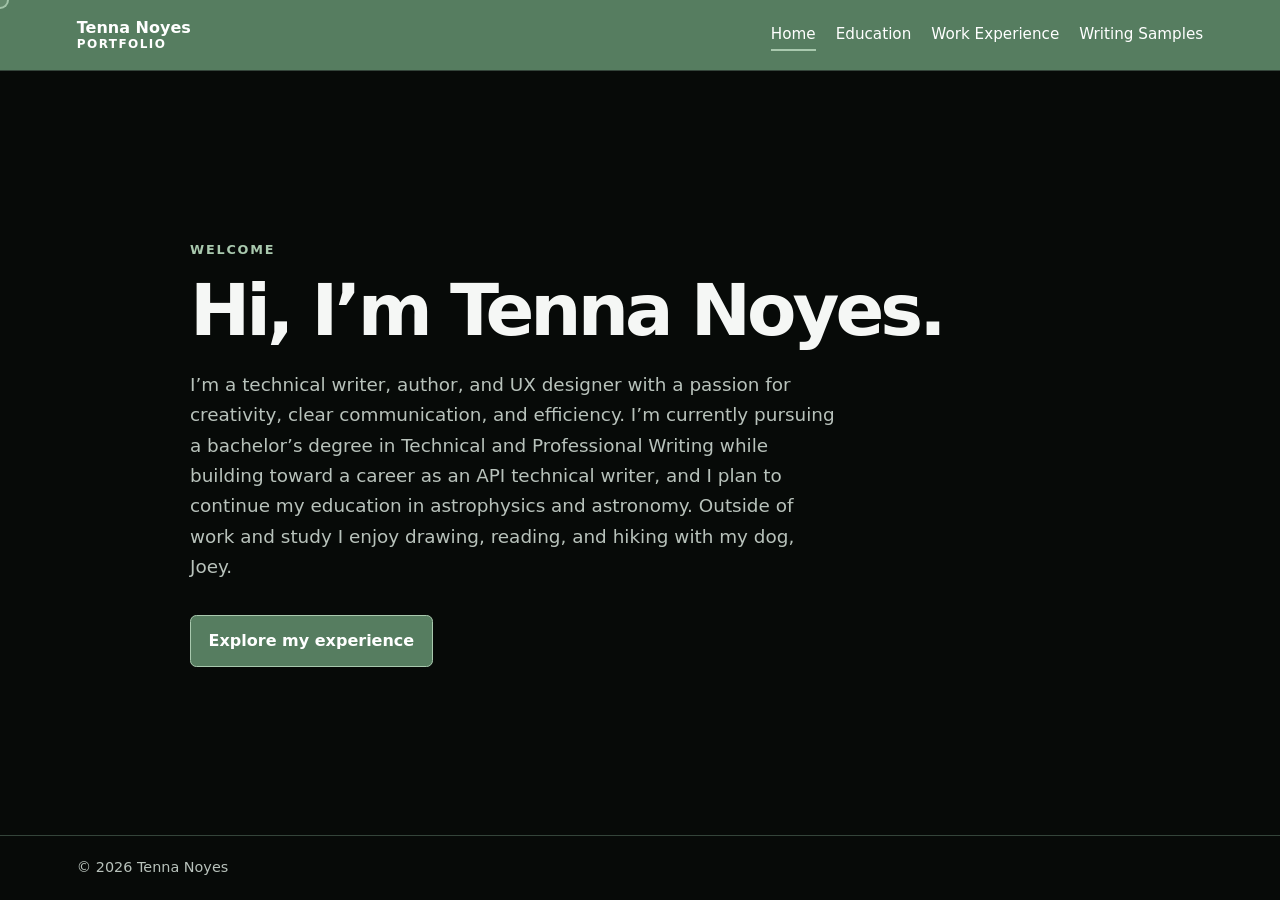
<file: index.html>
<!doctype html>
<html lang="en">
<head>
  <meta charset="utf-8">
  <meta name="viewport" content="width=device-width, initial-scale=1">
  <meta name="description" content="The portfolio of Tenna Noyes, a technical writer, author, and UX designer.">
  <meta name="theme-color" content="#070a08">
  <title>Home | Tenna Noyes</title>
  <link rel="stylesheet" href="styles.css">
</head>
<body>
  <a class="skip-link" href="#main">Skip to content</a>
  <header class="site-header">
    <a class="brand" href="index.html">Tenna Noyes<span>Portfolio</span></a>
    <nav aria-label="Main navigation">
      <a aria-current="page" href="index.html">Home</a>
      <a href="education.html">Education</a>
      <a href="work-experience.html">Work Experience</a>
      <a href="writing-samples.html">Writing Samples</a>
    </nav>
  </header>
  <main class="hero" id="main">
    <p class="eyebrow">Welcome</p>
    <h1>Hi, I’m Tenna Noyes.</h1>
    <p class="intro">I’m a technical writer, author, and UX designer with a passion for creativity, clear communication, and efficiency. I’m currently pursuing a bachelor’s degree in Technical and Professional Writing while building toward a career as an API technical writer, and I plan to continue my education in astrophysics and astronomy. Outside of work and study I enjoy drawing, reading, and hiking with my dog, Joey.</p>
    <a class="button" href="work-experience.html">Explore my experience</a>
  </main>
  <footer><p>© <span id="year"></span> Tenna Noyes</p></footer>
  <script src="script.js"></script>
</body>
</html>
</file>
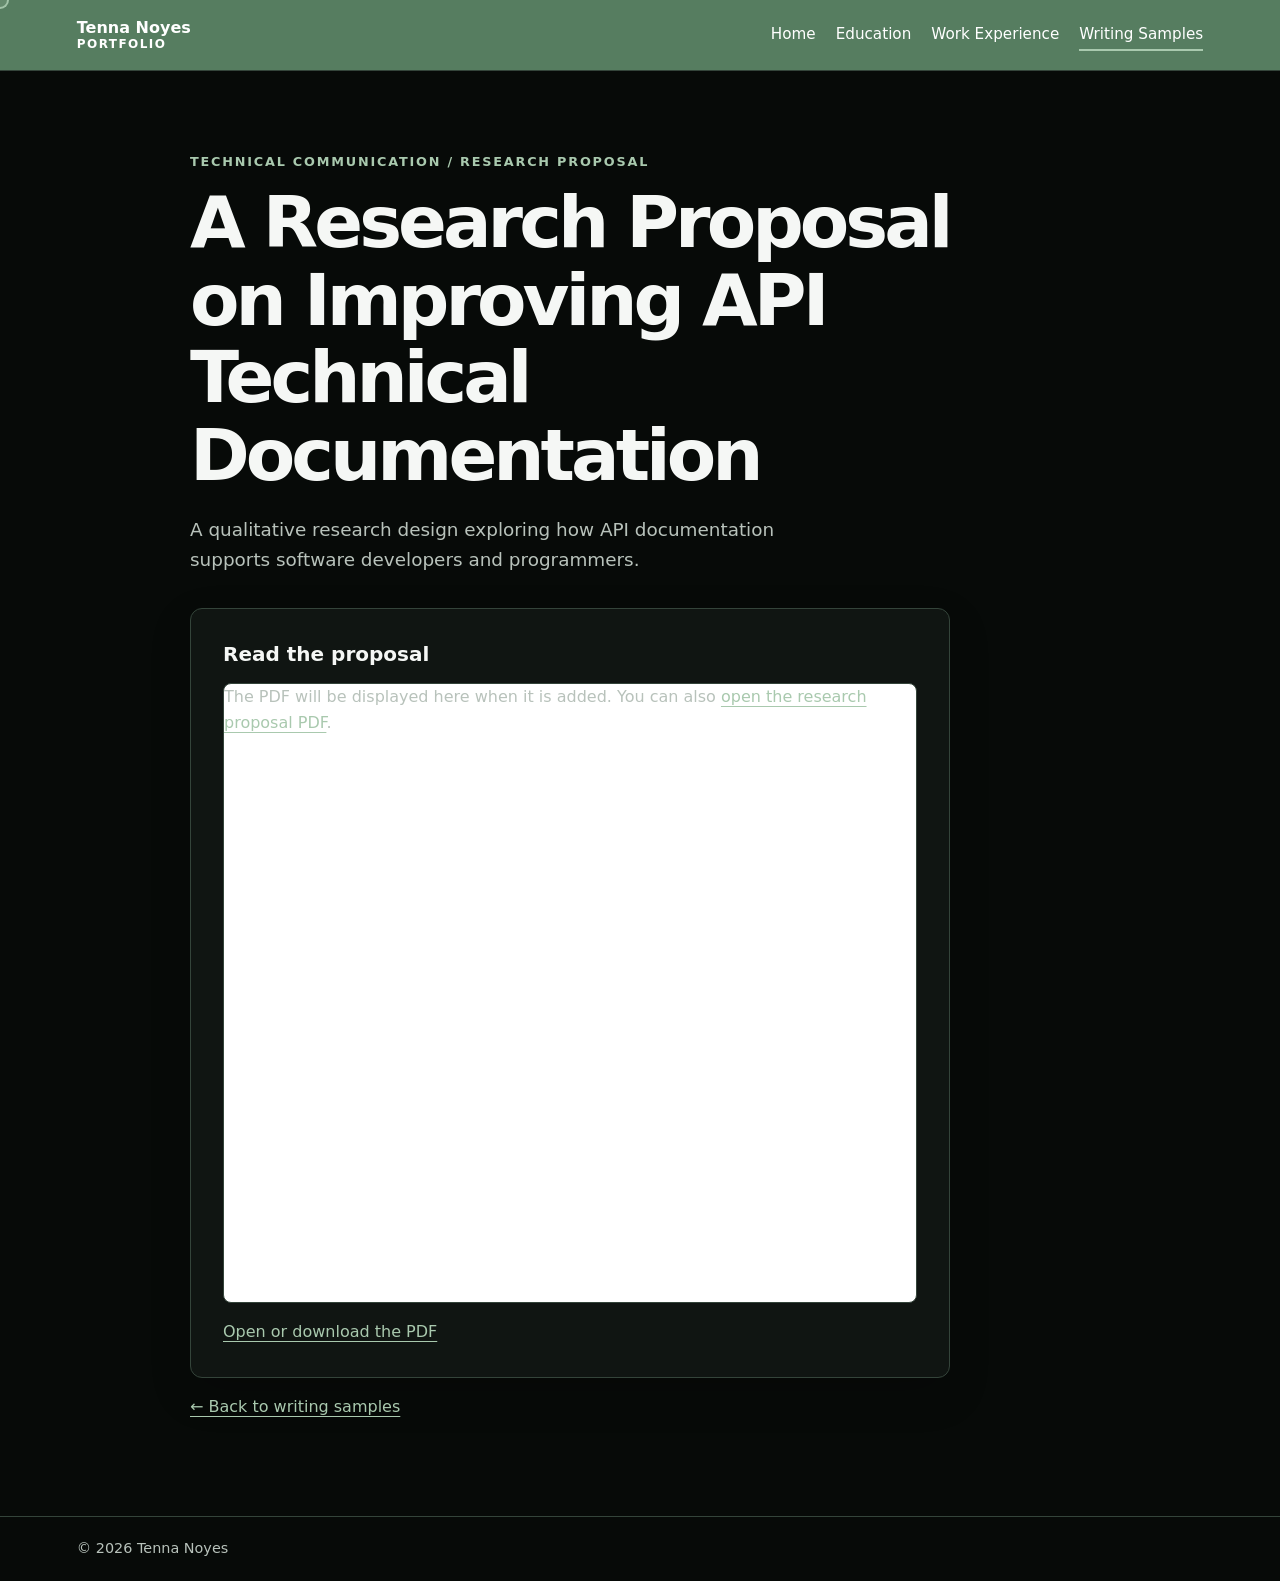
<file: api-documentation-proposal.html>
<!doctype html>
<html lang="en">
<head>
  <meta charset="utf-8">
  <meta name="viewport" content="width=device-width, initial-scale=1">
  <meta name="description" content="Read a research proposal on improving API technical documentation by Tenna Noyes.">
  <meta name="theme-color" content="#070a08">
  <title>API Documentation Research Proposal | Tenna Noyes</title>
  <link rel="stylesheet" href="styles.css">
</head>
<body>
  <a class="skip-link" href="#main">Skip to content</a>
  <header class="site-header">
    <a class="brand" href="index.html">Tenna Noyes<span>Portfolio</span></a>
    <nav aria-label="Main navigation">
      <a href="index.html">Home</a>
      <a href="education.html">Education</a>
      <a href="work-experience.html">Work Experience</a>
      <a aria-current="page" href="writing-samples.html">Writing Samples</a>
    </nav>
  </header>

  <main class="content" id="main">
    <p class="eyebrow">Technical Communication / Research Proposal</p>
    <h1>A Research Proposal on Improving API Technical Documentation</h1>
    <p class="intro">A qualitative research design exploring how API documentation supports software developers and programmers.</p>
    <section class="card" aria-labelledby="pdf-heading">
      <h2 id="pdf-heading">Read the proposal</h2>
      <object class="pdf-viewer" data="pdfs/api-documentation-proposal.pdf" type="application/pdf" aria-label="API documentation research proposal PDF">
        <p>The PDF will be displayed here when it is added. You can also <a href="pdfs/api-documentation-proposal.pdf">open the research proposal PDF</a>.</p>
      </object>
      <p><a href="pdfs/api-documentation-proposal.pdf" target="_blank" rel="noopener noreferrer">Open or download the PDF</a></p>
    </section>
    <p><a href="writing-samples.html">← Back to writing samples</a></p>
  </main>

  <footer><p>© <span id="year"></span> Tenna Noyes</p></footer>
  <script src="script.js"></script>
</body>
</html>
</file>
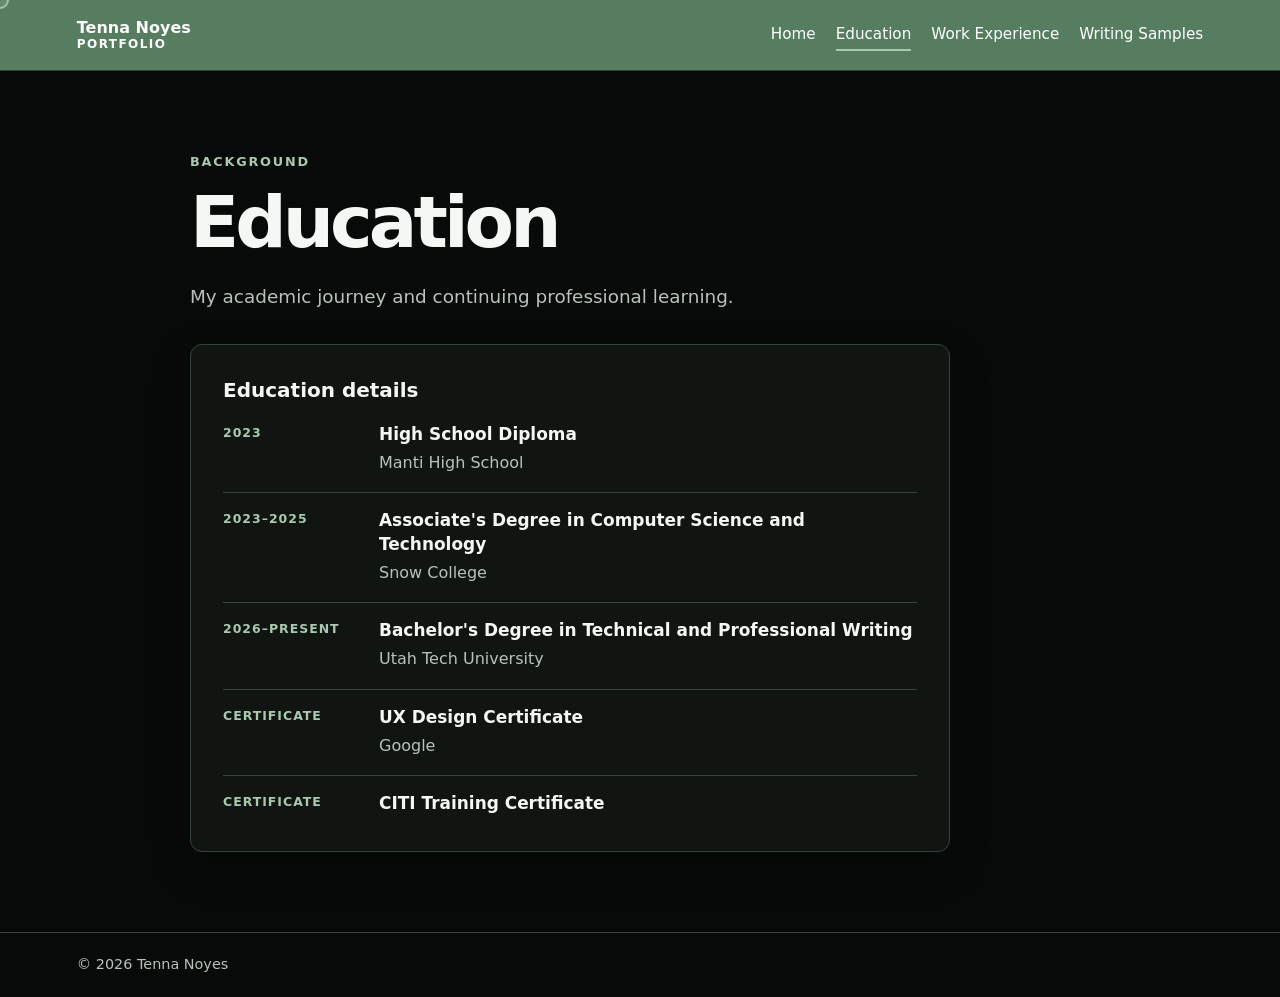
<file: education.html>
<!doctype html>
<html lang="en">
<head>
  <meta charset="utf-8">
  <meta name="viewport" content="width=device-width, initial-scale=1">
  <meta name="description" content="Education and academic background of Tenna Noyes.">
  <meta name="theme-color" content="#070a08">
  <title>Education | Tenna Noyes</title>
  <link rel="stylesheet" href="styles.css">
</head>
<body>
  <a class="skip-link" href="#main">Skip to content</a>
  <header class="site-header">
    <a class="brand" href="index.html">Tenna Noyes<span>Portfolio</span></a>
    <nav aria-label="Main navigation">
      <a href="index.html">Home</a>
      <a aria-current="page" href="education.html">Education</a>
      <a href="work-experience.html">Work Experience</a>
      <a href="writing-samples.html">Writing Samples</a>
    </nav>
  </header>

  <main class="content" id="main">
    <p class="eyebrow">Background</p>
    <h1>Education</h1>
    <p class="intro">My academic journey and continuing professional learning.</p>

    <section class="card" aria-labelledby="education-details">
      <h2 id="education-details">Education details</h2>
      <ul class="education-list">
        <li class="education-item">
          <span class="edu-year">2023</span>
          <div class="edu-copy">
            <h3>High School Diploma</h3>
            <p>Manti High School</p>
          </div>
        </li>
        <li class="education-item">
          <span class="edu-year">2023–2025</span>
          <div class="edu-copy">
            <h3>Associate's Degree in Computer Science and Technology</h3>
            <p>Snow College</p>
          </div>
        </li>
        <li class="education-item">
          <span class="edu-year">2026–Present</span>
          <div class="edu-copy">
            <h3>Bachelor's Degree in Technical and Professional Writing</h3>
            <p>Utah Tech University</p>
          </div>
        </li>
        <li class="education-item">
          <span class="edu-year">Certificate</span>
          <div class="edu-copy">
            <h3>UX Design Certificate</h3>
            <p>Google</p>
          </div>
        </li>
        <li class="education-item">
          <span class="edu-year">Certificate</span>
          <div class="edu-copy">
            <h3>CITI Training Certificate</h3>
          </div>
        </li>
      </ul>
    </section>
  </main>

  <footer><p>© <span id="year"></span> Tenna Noyes</p></footer>
  <script src="script.js"></script>
</body>
</html>
</file>
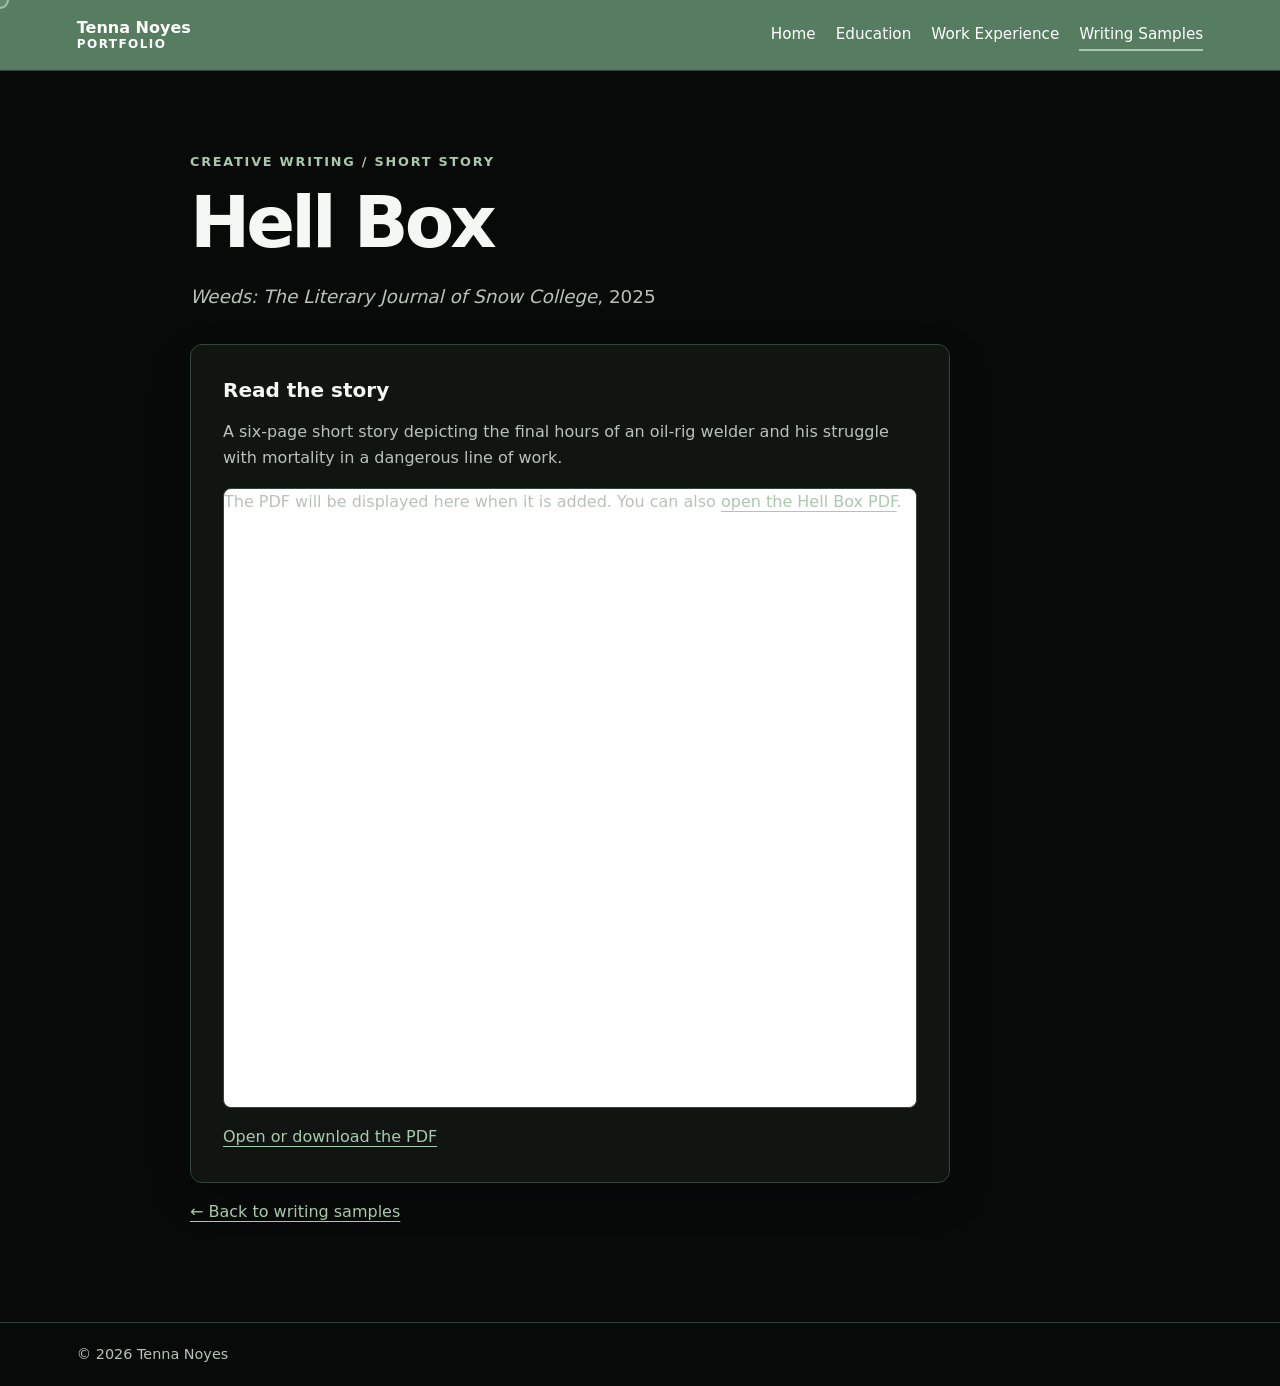
<file: hell-box.html>
<!doctype html>
<html lang="en">
<head>
  <meta charset="utf-8">
  <meta name="viewport" content="width=device-width, initial-scale=1">
  <meta name="description" content="Read Hell Box, a short story by Tenna Noyes.">
  <meta name="theme-color" content="#070a08">
  <title>Hell Box | Tenna Noyes</title>
  <link rel="stylesheet" href="styles.css">
</head>
<body>
  <a class="skip-link" href="#main">Skip to content</a>
  <header class="site-header">
    <a class="brand" href="index.html">Tenna Noyes<span>Portfolio</span></a>
    <nav aria-label="Main navigation">
      <a href="index.html">Home</a>
      <a href="education.html">Education</a>
      <a href="work-experience.html">Work Experience</a>
      <a aria-current="page" href="writing-samples.html">Writing Samples</a>
    </nav>
  </header>

  <main class="content" id="main">
    <p class="eyebrow">Creative Writing / Short Story</p>
    <h1>Hell Box</h1>
    <p class="intro"><em>Weeds: The Literary Journal of Snow College</em>, 2025</p>
    <section class="card" aria-labelledby="pdf-heading">
      <h2 id="pdf-heading">Read the story</h2>
      <p>A six-page short story depicting the final hours of an oil-rig welder and his struggle with mortality in a dangerous line of work.</p>
      <object class="pdf-viewer" data="pdfs/hell-box.pdf" type="application/pdf" aria-label="Hell Box PDF">
        <p>The PDF will be displayed here when it is added. You can also <a href="pdfs/hell-box.pdf">open the Hell Box PDF</a>.</p>
      </object>
      <p><a href="pdfs/hell-box.pdf" target="_blank" rel="noopener noreferrer">Open or download the PDF</a></p>
    </section>
    <p><a href="writing-samples.html">← Back to writing samples</a></p>
  </main>

  <footer><p>© <span id="year"></span> Tenna Noyes</p></footer>
  <script src="script.js"></script>
</body>
</html>
</file>
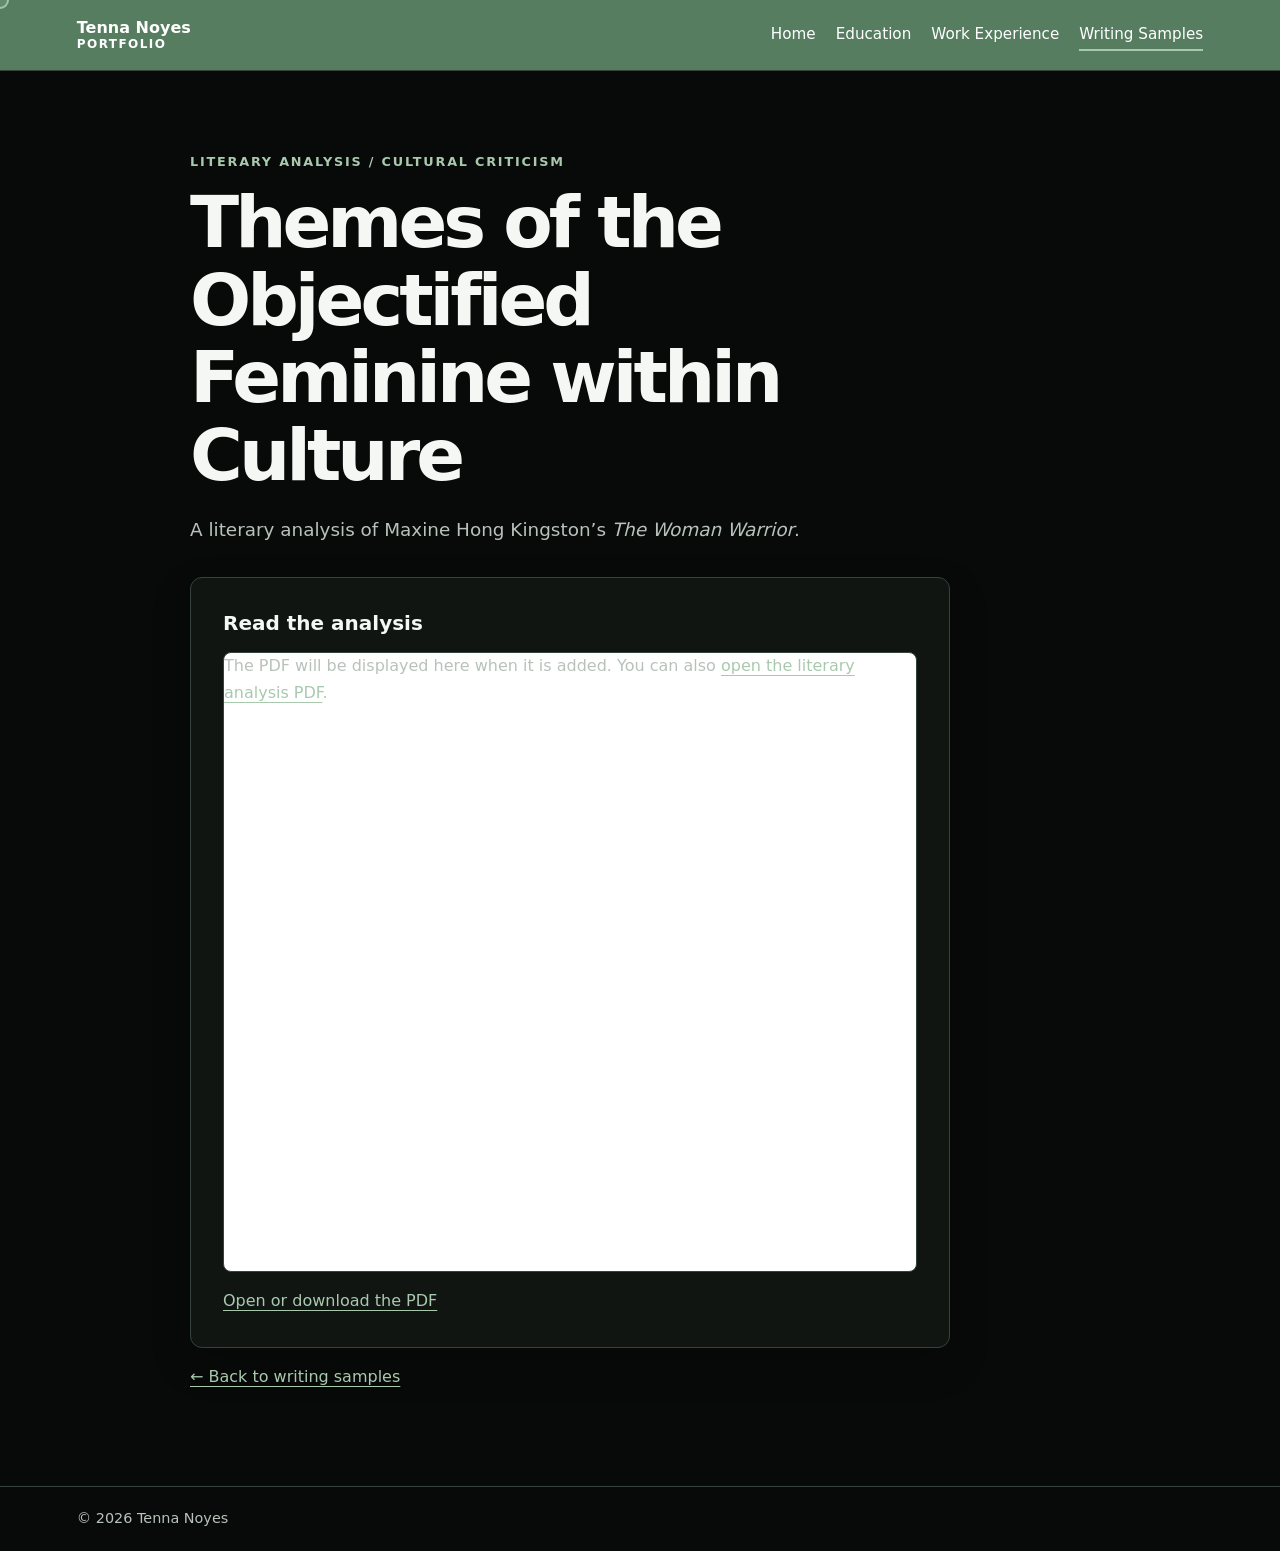
<file: objectified-feminine.html>
<!doctype html>
<html lang="en">
<head>
  <meta charset="utf-8">
  <meta name="viewport" content="width=device-width, initial-scale=1">
  <meta name="description" content="Read a literary analysis of The Woman Warrior by Maxine Hong Kingston by Tenna Noyes.">
  <meta name="theme-color" content="#070a08">
  <title>Themes of the Objectified Feminine | Tenna Noyes</title>
  <link rel="stylesheet" href="styles.css">
</head>
<body>
  <a class="skip-link" href="#main">Skip to content</a>
  <header class="site-header">
    <a class="brand" href="index.html">Tenna Noyes<span>Portfolio</span></a>
    <nav aria-label="Main navigation">
      <a href="index.html">Home</a>
      <a href="education.html">Education</a>
      <a href="work-experience.html">Work Experience</a>
      <a aria-current="page" href="writing-samples.html">Writing Samples</a>
    </nav>
  </header>

  <main class="content" id="main">
    <p class="eyebrow">Literary Analysis / Cultural Criticism</p>
    <h1>Themes of the Objectified Feminine within Culture</h1>
    <p class="intro">A literary analysis of Maxine Hong Kingston’s <em>The Woman Warrior</em>.</p>
    <section class="card" aria-labelledby="pdf-heading">
      <h2 id="pdf-heading">Read the analysis</h2>
      <object class="pdf-viewer" data="pdfs/objectified-feminine.pdf" type="application/pdf" aria-label="Themes of the Objectified Feminine within Culture PDF">
        <p>The PDF will be displayed here when it is added. You can also <a href="pdfs/objectified-feminine.pdf">open the literary analysis PDF</a>.</p>
      </object>
      <p><a href="pdfs/objectified-feminine.pdf" target="_blank" rel="noopener noreferrer">Open or download the PDF</a></p>
    </section>
    <p><a href="writing-samples.html">← Back to writing samples</a></p>
  </main>

  <footer><p>© <span id="year"></span> Tenna Noyes</p></footer>
  <script src="script.js"></script>
</body>
</html>
</file>
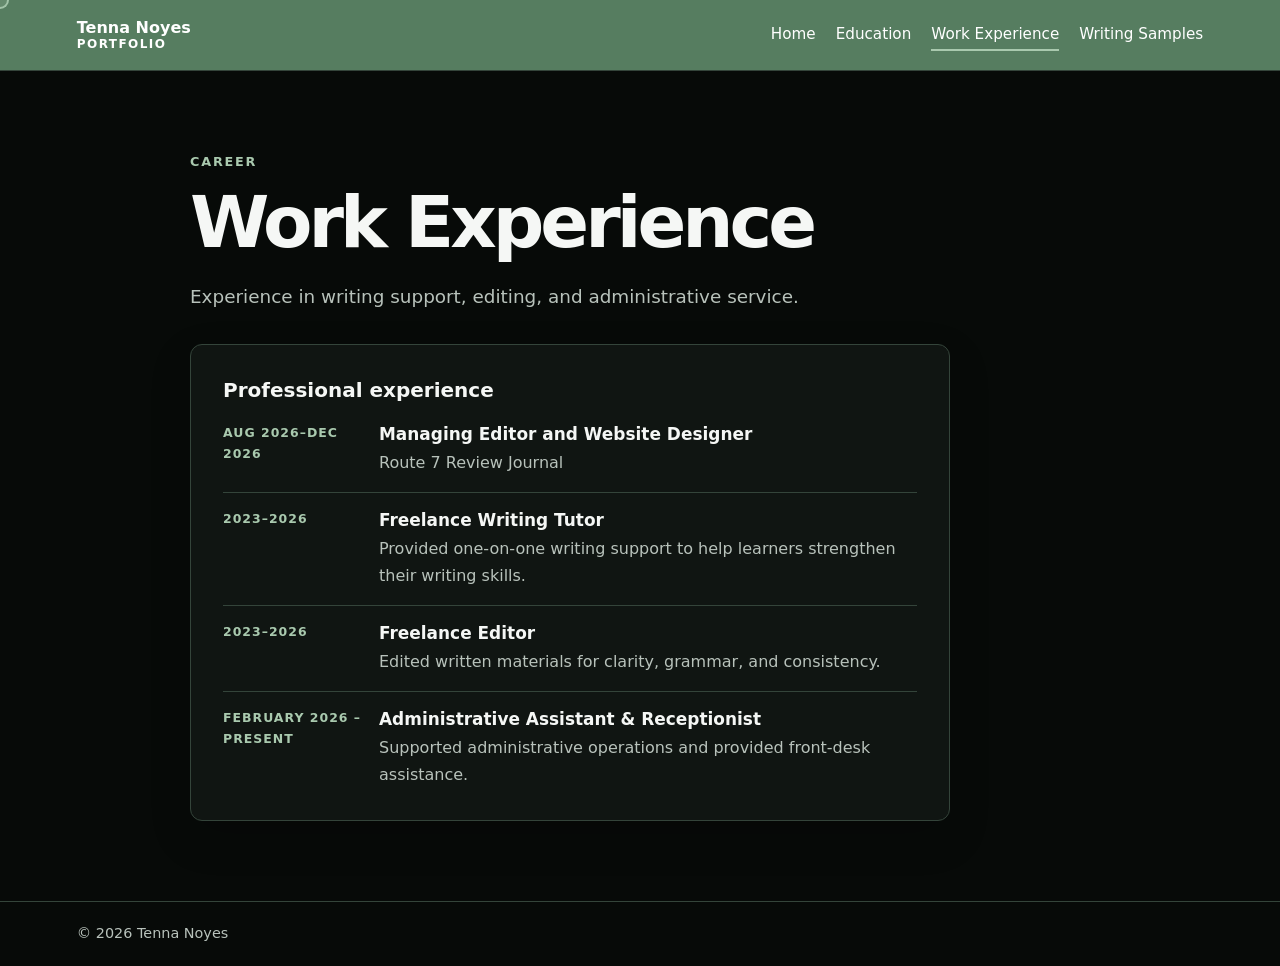
<file: work-experience.html>
<!doctype html>
<html lang="en">
<head>
  <meta charset="utf-8">
  <meta name="viewport" content="width=device-width, initial-scale=1">
  <meta name="description" content="Professional experience of Tenna Noyes.">
  <meta name="theme-color" content="#070a08">
  <title>Work Experience | Tenna Noyes</title>
  <link rel="stylesheet" href="styles.css">
</head>
<body>
  <a class="skip-link" href="#main">Skip to content</a>
  <header class="site-header">
    <a class="brand" href="index.html">Tenna Noyes<span>Portfolio</span></a>
    <nav aria-label="Main navigation">
      <a href="index.html">Home</a>
      <a href="education.html">Education</a>
      <a aria-current="page" href="work-experience.html">Work Experience</a>
      <a href="writing-samples.html">Writing Samples</a>
    </nav>
  </header>
  <main class="content" id="main">
    <p class="eyebrow">Career</p>
    <h1>Work Experience</h1>
    <p class="intro">Experience in writing support, editing, and administrative service.</p>
    <section class="card" aria-labelledby="experience-details">
      <h2 id="experience-details">Professional experience</h2>
      <ul class="education-list experience-list">
        <li class="education-item">
          <span class="edu-year">Aug 2026–Dec 2026</span>
          <div class="edu-copy">
            <h3>Managing Editor and Website Designer</h3>
            <p>Route 7 Review Journal</p>
          </div>
        </li>
        <li class="education-item">
          <span class="edu-year">2023–2026</span>
          <div class="edu-copy">
            <h3>Freelance Writing Tutor</h3>
            <p>Provided one-on-one writing support to help learners strengthen their writing skills.</p>
          </div>
        </li>
        <li class="education-item">
          <span class="edu-year">2023–2026</span>
          <div class="edu-copy">
            <h3>Freelance Editor</h3>
            <p>Edited written materials for clarity, grammar, and consistency.</p>
          </div>
        </li>
        <li class="education-item">
          <span class="edu-year">February 2026 – Present</span>
          <div class="edu-copy">
            <h3>Administrative Assistant &amp; Receptionist</h3>
            <p>Supported administrative operations and provided front-desk assistance.</p>
          </div>
        </li>
      </ul>
    </section>
  </main>
  <footer><p>© <span id="year"></span> Tenna Noyes</p></footer>
  <script>
    document.getElementById('year').textContent = new Date().getFullYear();

    document.addEventListener('DOMContentLoaded', () => {
      const body = document.body;
      body.classList.add('is-ready');

      const cursor = document.createElement('div');
      cursor.classList.add('cursor');
      document.body.appendChild(cursor);

      const moveCursor = (event) => {
        cursor.style.left = `${event.clientX}px`;
        cursor.style.top = `${event.clientY}px`;
      };

      document.addEventListener('pointermove', moveCursor);

      const clickableSelectors = [
        'a',
        'button',
        'input',
        'textarea',
        'select',
        '.button',
        '.card',
        '.brand',
        'nav a'
      ];

      clickableSelectors.forEach((selector) => {
        document.querySelectorAll(selector).forEach((element) => {
          element.addEventListener('mouseenter', () => cursor.classList.add('is-hovering'));
          element.addEventListener('mouseleave', () => cursor.classList.remove('is-hovering'));
        });
      });

      document.querySelectorAll('a[href]').forEach((link) => {
        const href = link.getAttribute('href');
        if (!href || href.startsWith('#') || href.startsWith('mailto:') || href.startsWith('tel:')) {
          return;
        }

        const isPageLink = href.endsWith('.html') || !href.includes('://');
        if (!isPageLink) {
          return;
        }

        link.addEventListener('click', (event) => {
          if (link.target === '_blank') return;

          event.preventDefault();
          body.classList.remove('is-ready');
          body.classList.add('page-transition');

          setTimeout(() => {
            window.location.href = href;
          }, 220);
        });
      });
    });
  </script>
</body>
</html>
</file>
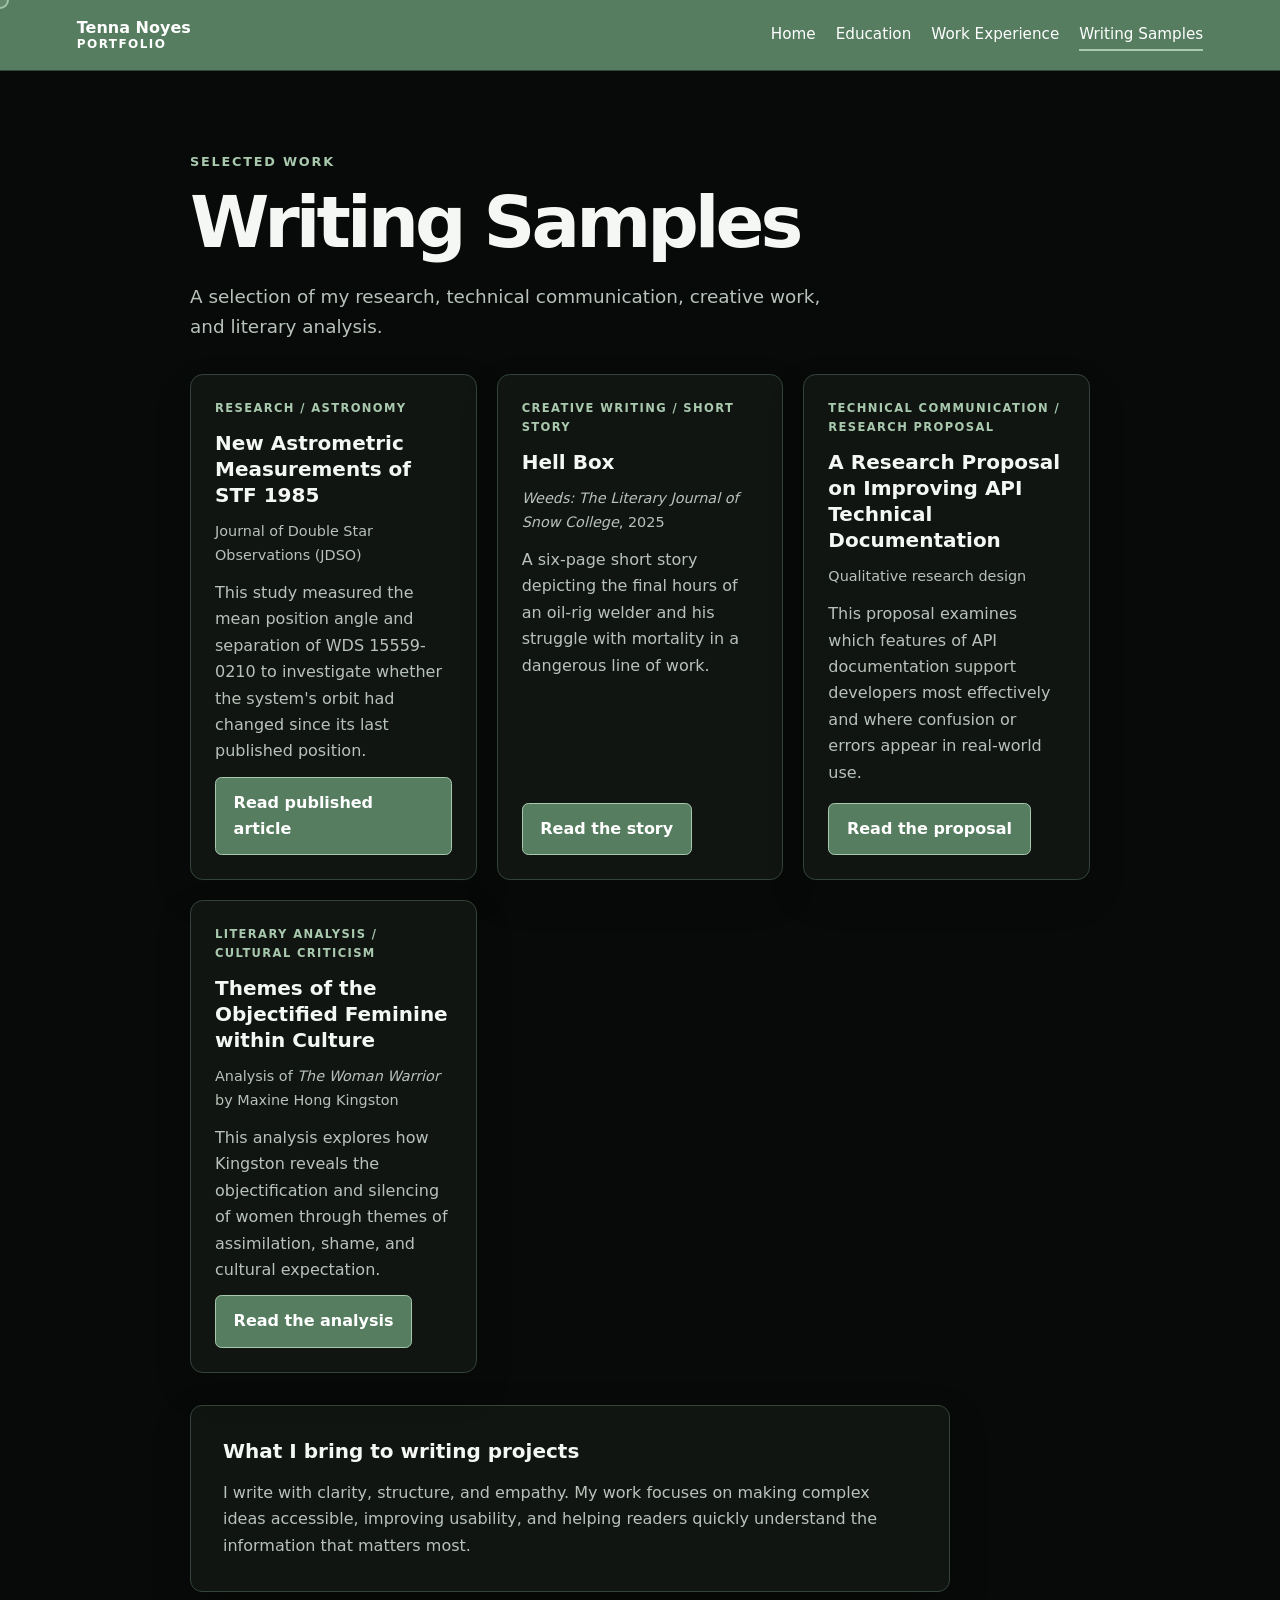
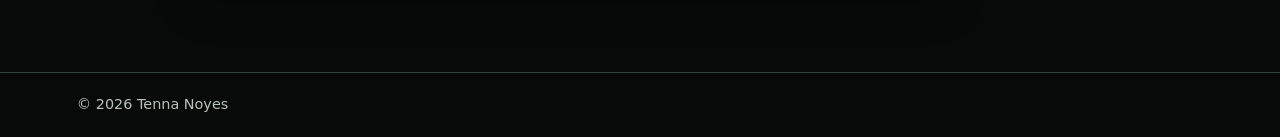
<file: writing-samples.html>
<!doctype html>
<html lang="en">
<head>
  <meta charset="utf-8">
  <meta name="viewport" content="width=device-width, initial-scale=1">
  <meta name="description" content="Writing samples by Tenna Noyes.">
  <meta name="theme-color" content="#070a08">
  <title>Writing Samples | Tenna Noyes</title>
  <link rel="stylesheet" href="styles.css">
</head>
<body>
  <a class="skip-link" href="#main">Skip to content</a>
  <header class="site-header">
    <a class="brand" href="index.html">Tenna Noyes<span>Portfolio</span></a>
    <nav aria-label="Main navigation">
      <a href="index.html">Home</a>
      <a href="education.html">Education</a>
      <a href="work-experience.html">Work Experience</a>
      <a aria-current="page" href="writing-samples.html">Writing Samples</a>
    </nav>
  </header>

  <main class="content" id="main">
    <p class="eyebrow">Selected work</p>
    <h1>Writing Samples</h1>
    <p class="intro">A selection of my research, technical communication, creative work, and literary analysis.</p>

    <section class="sample-grid" aria-label="Writing samples list">
      <article class="sample-card">
        <p class="sample-tag">Research / Astronomy</p>
        <h2>New Astrometric Measurements of STF 1985</h2>
        <p class="sample-meta">Journal of Double Star Observations (JDSO)</p>
        <p>This study measured the mean position angle and separation of WDS 15559-0210 to investigate whether the system's orbit had changed since its last published position.</p>
        <a href="https://doublestarsjournal.org/index.php/jdso/article/view/97" class="button secondary-button" target="_blank" rel="noopener noreferrer">Read published article</a>
      </article>

      <article class="sample-card">
        <p class="sample-tag">Creative Writing / Short Story</p>
        <h2>Hell Box</h2>
        <p class="sample-meta"><em>Weeds: The Literary Journal of Snow College</em>, 2025</p>
        <p>A six-page short story depicting the final hours of an oil-rig welder and his struggle with mortality in a dangerous line of work.</p>
        <a href="hell-box.html" class="button secondary-button">Read the story</a>
      </article>

      <article class="sample-card">
        <p class="sample-tag">Technical Communication / Research Proposal</p>
        <h2>A Research Proposal on Improving API Technical Documentation</h2>
        <p class="sample-meta">Qualitative research design</p>
        <p>This proposal examines which features of API documentation support developers most effectively and where confusion or errors appear in real-world use.</p>
        <a href="api-documentation-proposal.html" class="button secondary-button">Read the proposal</a>
      </article>

      <article class="sample-card">
        <p class="sample-tag">Literary Analysis / Cultural Criticism</p>
        <h2>Themes of the Objectified Feminine within Culture</h2>
        <p class="sample-meta">Analysis of <em>The Woman Warrior</em> by Maxine Hong Kingston</p>
        <p>This analysis explores how Kingston reveals the objectification and silencing of women through themes of assimilation, shame, and cultural expectation.</p>
        <a href="objectified-feminine.html" class="button secondary-button">Read the analysis</a>
      </article>
    </section>

    <section class="card" aria-labelledby="sample-notes">
      <h2 id="sample-notes">What I bring to writing projects</h2>
      <p>I write with clarity, structure, and empathy. My work focuses on making complex ideas accessible, improving usability, and helping readers quickly understand the information that matters most.</p>
    </section>
  </main>

  <footer><p>© <span id="year"></span> Tenna Noyes</p></footer>
  <script src="script.js"></script>
</body>
</html>
</file>
<file: styles.css>
:root {
  color-scheme: dark;
  --ink: #f5f7f5;
  --muted: #b8c2bb;
  --accent: #a9c9ae;
  --accent-deep: #567d60;
  --paper: #070a08;
  --surface: #101512;
  --line: #34443a;
  --content-width: 900px;
  --motion-fast: 180ms;
  --motion-medium: 260ms;
  --ease-out: cubic-bezier(.2, .75, .25, 1);
  --cursor-size: 18px;
  --cursor-ring: rgba(169, 201, 174, .9);
  --cursor-fill: rgba(169, 201, 174, .18);
}

*, *::before, *::after { box-sizing: border-box; }
html { scroll-behavior: smooth; }
body {
  position: relative;
  min-width: 320px;
  min-height: 100vh;
  margin: 0;
  display: flex;
  flex-direction: column;
  background: var(--paper);
  color: var(--ink);
  font-family: system-ui, -apple-system, BlinkMacSystemFont, "Segoe UI", sans-serif;
  line-height: 1.65;
  cursor: none;
}
a { color: var(--accent); text-underline-offset: .22em; }
a:hover { color: #d3e6d6; }

.cursor {
  position: fixed;
  left: 0;
  top: 0;
  z-index: 9999;
  width: var(--cursor-size);
  height: var(--cursor-size);
  border: 2px solid var(--cursor-ring);
  border-radius: 50%;
  background: var(--cursor-fill);
  pointer-events: none;
  transform: translate(-50%, -50%);
  transition: width 180ms ease, height 180ms ease, border-color 180ms ease, background 180ms ease, opacity 180ms ease;
  opacity: 0;
}
body.is-ready .cursor { opacity: 1; }
.cursor.is-hovering { width: 34px; height: 34px; border-color: #fff; background: rgba(255,255,255,.08); }
body.page-transition { pointer-events: none; }
body.page-transition::before {
  content: "";
  position: fixed;
  z-index: 9998;
  inset: 0;
  background: var(--paper);
  animation: pageFade 220ms ease forwards;
}
@keyframes pageFade { from { opacity: 0; } to { opacity: 1; } }

.site-header {
  display: flex;
  align-items: center;
  justify-content: space-between;
  gap: 1.5rem;
  padding: 1.1rem clamp(1.25rem, 6vw, 5rem);
  background: var(--accent-deep);
  border-bottom: 1px solid var(--line);
}
.brand {
  color: #fff;
  font-weight: 750;
  line-height: 1.2;
  text-decoration: none;
  white-space: nowrap;
  transition: opacity var(--motion-fast) ease;
}
.brand:hover { opacity: .82; color: #fff; }
.brand span {
  display: block;
  color: #fff;
  font-size: .75rem;
  font-weight: 600;
  letter-spacing: .12em;
  text-transform: uppercase;
}
nav { display: flex; flex-wrap: wrap; gap: .35rem 1.25rem; }
nav a {
  position: relative;
  padding: .3rem 0;
  color: #fff;
  font-size: .95rem;
  text-decoration: none;
}
nav a::after {
  position: absolute;
  right: 0;
  bottom: .1rem;
  left: 0;
  height: 2px;
  background: var(--accent);
  content: "";
  transform: scaleX(0);
  transform-origin: left;
  transition: transform var(--motion-fast) var(--ease-out);
}
nav a:hover::after, nav a[aria-current="page"]::after { transform: scaleX(1); }
:focus-visible { outline: 3px solid var(--accent); outline-offset: 4px; }
.skip-link {
  position: absolute;
  z-index: 2;
  top: .75rem;
  left: .75rem;
  padding: .6rem .9rem;
  transform: translateY(-160%);
  border-radius: .35rem;
  background: var(--paper);
  color: #fff;
  transition: transform var(--motion-fast) ease;
}
.skip-link:focus { transform: translateY(0); }
.hero, .content { width: min(100% - 2.5rem, var(--content-width)); margin: 0 auto; }
.hero {
  flex: 1;
  min-height: 68vh;
  display: flex;
  flex-direction: column;
  align-items: flex-start;
  justify-content: center;
  padding: 5rem 0;
}
.content { flex: 1; padding: 5rem 0; }
.eyebrow {
  margin: 0 0 .75rem;
  color: var(--accent);
  font-size: .8rem;
  font-weight: 750;
  letter-spacing: .14em;
  text-transform: uppercase;
}
h1 {
  max-width: 760px;
  margin: 0;
  font-size: clamp(2.5rem, 7vw, 4.5rem);
  letter-spacing: -.055em;
  line-height: 1.08;
}
h2 { margin: 0 0 1rem; font-size: 1.25rem; line-height: 1.3; }
h3 { margin: 0 0 .2rem; font-size: 1.06rem; line-height: 1.4; }
.intro { max-width: 650px; margin: 1.25rem 0 2rem; color: var(--muted); font-size: 1.15rem; }
.button {
  display: inline-block;
  padding: .75rem 1.1rem;
  border: 1px solid var(--accent);
  border-radius: .4rem;
  background: var(--accent-deep);
  color: #fff;
  font-weight: 700;
  text-decoration: none;
  transition: background-color var(--motion-fast) ease, border-color var(--motion-fast) ease, box-shadow var(--motion-fast) ease, transform var(--motion-fast) var(--ease-out);
}
.button:hover {
  background: #405f48;
  border-color: #c4dfc8;
  box-shadow: 0 .5rem 1.25rem rgb(0 0 0 / 24%);
  color: #fff;
  transform: translateY(-2px);
}
.card {
  max-width: 760px;
  margin-top: 2rem;
  padding: clamp(1.25rem, 4vw, 2rem);
  border: 1px solid var(--line);
  border-radius: .75rem;
  background: var(--surface);
  box-shadow: 0 1rem 2.5rem rgb(0 0 0 / 18%);
  transition: border-color var(--motion-medium) ease, box-shadow var(--motion-medium) ease, transform var(--motion-medium) var(--ease-out);
}
.card:hover { border-color: var(--accent-deep); box-shadow: 0 1.25rem 3rem rgb(0 0 0 / 28%); transform: translateY(-3px); }
.card p { margin: 0; color: var(--muted); }
.education-list { list-style: none; margin: 1.25rem 0 0; padding: 0; display: grid; gap: 1rem; }
.education-item {
  display: grid;
  grid-template-columns: 140px 1fr;
  gap: 1rem;
  align-items: start;
  padding-top: 1rem;
  border-top: 1px solid var(--line);
  transition: border-color var(--motion-fast) ease, padding-left var(--motion-fast) var(--ease-out);
}
.education-item:hover { padding-left: .35rem; border-color: var(--accent-deep); }
.education-item:first-child { padding-top: 0; border-top: 0; }
.edu-year { color: var(--accent); font-size: .78rem; font-weight: 750; letter-spacing: .08em; text-transform: uppercase; }
.edu-copy p { margin-top: .15rem; }
footer {
  margin-top: auto;
  padding: 1.25rem clamp(1.25rem, 6vw, 5rem);
  border-top: 1px solid var(--line);
  color: var(--muted);
  font-size: .9rem;
}
footer p { margin: 0; }

.sample-grid {
  display: grid;
  grid-template-columns: repeat(auto-fit, minmax(240px, 1fr));
  gap: 1.25rem;
  margin-top: 2rem;
}
.sample-card {
  display: flex;
  flex-direction: column;
  gap: .75rem;
  min-height: 260px;
  padding: 1.5rem;
  border: 1px solid var(--line);
  border-radius: .8rem;
  background: var(--surface);
  box-shadow: 0 1rem 2.5rem rgb(0 0 0 / 12%);
  transition: transform var(--motion-medium) var(--ease-out), border-color var(--motion-medium) ease, box-shadow var(--motion-medium) ease;
}
.sample-card:hover { transform: translateY(-3px); border-color: var(--accent-deep); box-shadow: 0 1.25rem 3rem rgb(0 0 0 / 20%); }
.sample-card h2 { margin: 0; font-size: 1.25rem; }
.sample-tag { margin: 0; color: var(--accent); font-size: .72rem; font-weight: 800; letter-spacing: .12em; text-transform: uppercase; }
.sample-meta { margin: 0; color: var(--muted); font-size: .9rem; }
.sample-card p:not(.sample-tag):not(.sample-meta) { margin: 0; color: var(--muted); }
.secondary-button { width: fit-content; margin-top: auto; }
.pdf-viewer {
  display: block;
  width: 100%;
  min-height: 620px;
  margin: 1rem 0;
  border: 1px solid var(--line);
  border-radius: .5rem;
  background: #fff;
}

@media (max-width: 680px) {
  .site-header { align-items: flex-start; flex-direction: column; gap: 1rem; }
  nav { gap: .5rem 1rem; }
  nav a { font-size: .9rem; }
  .hero, .content { padding-top: 3.5rem; padding-bottom: 3.5rem; }
  .education-item { grid-template-columns: 1fr; gap: .25rem; }
  .sample-grid { grid-template-columns: 1fr; }
  .pdf-viewer { min-height: 420px; }
}
@media (pointer: coarse) {
  html, body { cursor: auto; }
  .cursor { display: none; }
}
@media (prefers-reduced-motion: reduce) {
  html { scroll-behavior: auto; }
  *, *::before, *::after {
    animation-duration: .01ms !important;
    animation-iteration-count: 1 !important;
    scroll-behavior: auto !important;
    transition-duration: .01ms !important;
  }
}
</file>
